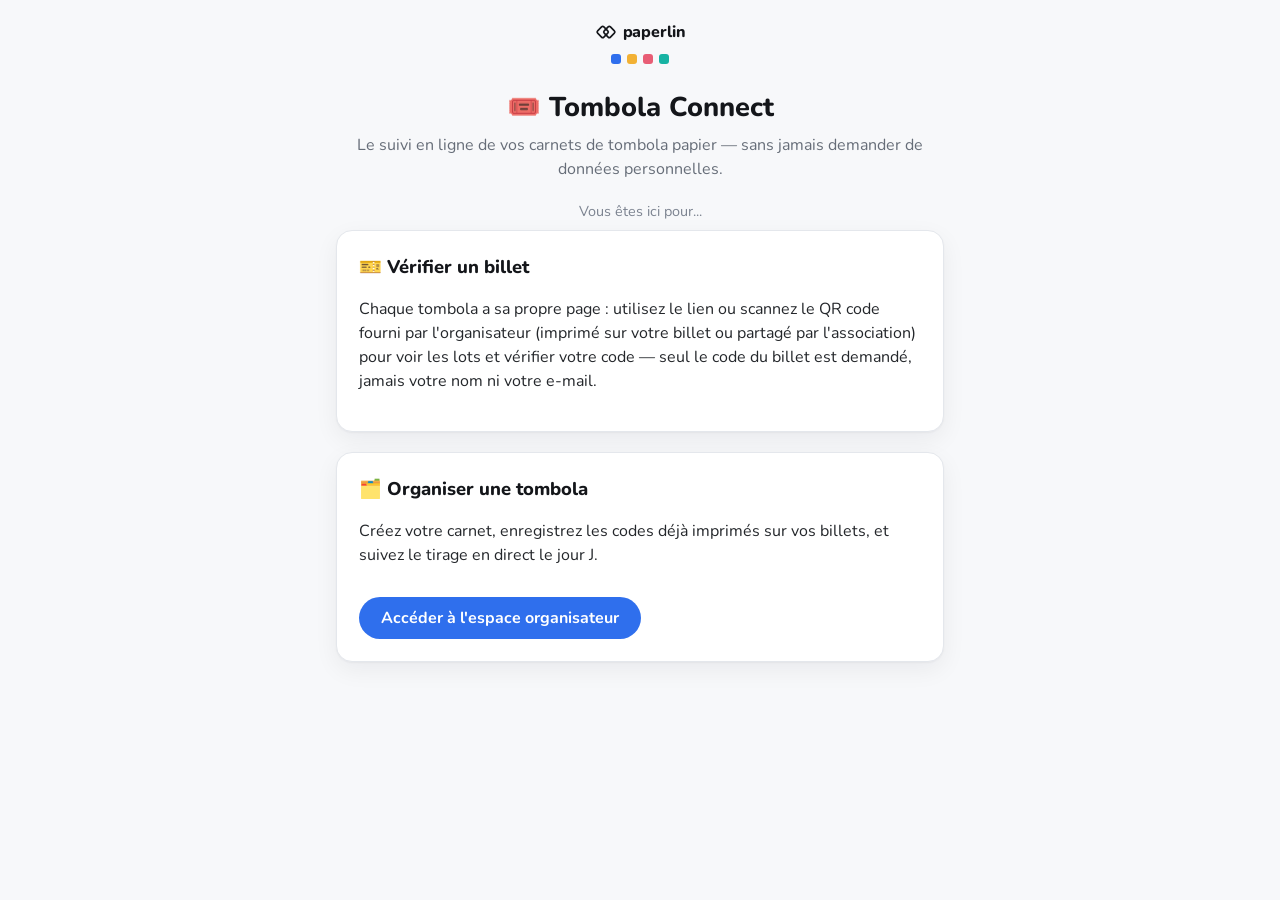
<file: page/index.html>
<!DOCTYPE html>
<html lang="fr">
<head>
<meta charset="UTF-8" />
<meta name="viewport" content="width=device-width, initial-scale=1.0" />
<title>Tombola Connect</title>
<link rel="stylesheet" href="../assets/tombola.css" />
</head>
<body>
<div class="page">
  <div class="marque-editeur">
    <svg viewBox="0 0 40 32" fill="none" xmlns="http://www.w3.org/2000/svg" aria-hidden="true">
      <rect x="6" y="8" width="16" height="16" rx="3" transform="rotate(45 14 16)" stroke="currentColor" stroke-width="3"/>
      <rect x="18" y="8" width="16" height="16" rx="3" transform="rotate(45 26 16)" stroke="currentColor" stroke-width="3"/>
    </svg>
    <span>paperlin</span>
  </div>
  <div class="accent-carres" aria-hidden="true"><span></span><span></span><span></span><span></span></div>
  <header class="entete">
    <h1>🎟️ Tombola Connect</h1>
    <p>Le suivi en ligne de vos carnets de tombola papier — sans jamais demander de données personnelles.</p>
  </header>

  <p class="discret" style="text-align:center; margin: -12px 0 8px">Vous êtes ici pour...</p>

  <div class="carte">
    <h2>🎫 Vérifier un billet</h2>
    <p>
      Chaque tombola a sa propre page : utilisez le lien ou scannez le QR code fourni par l'organisateur
      (imprimé sur votre billet ou partagé par l'association) pour voir les lots et vérifier votre code —
      seul le code du billet est demandé, jamais votre nom ni votre e-mail.
    </p>
  </div>

  <div class="carte">
    <h2>🗂️ Organiser une tombola</h2>
    <p>Créez votre carnet, enregistrez les codes déjà imprimés sur vos billets, et suivez le tirage en direct le jour J.</p>
    <a href="organisateur.html"><button type="button">Accéder à l'espace organisateur</button></a>
  </div>
</div>
</body>
</html>
</file>
<file: assets/tombola.css>
/* Tombola Connect — styles communs à toutes les pages.
   Volontairement simple : pas de framework CSS, juste de quoi rester
   lisible sur un téléphone (les visiteurs consultent surtout depuis leur
   téléphone, sur le lieu de la tombola). Habillage à la marque Paperlin :
   bleu comme couleur principale, touches de couleurs vives (reprises des
   tickets imprimés) sur les repères numérotés, plutôt qu'une seule teinte
   partout. */

@import url("https://fonts.googleapis.com/css2?family=Nunito:wght@400;600;700;800&display=swap");

:root {
  --couleur-fond: #f7f8fa;
  --couleur-texte: #24272b;
  --couleur-texte-marque: #14161a;
  --couleur-accent: #2f6fed;
  --couleur-accent-fonce: #1f56c4;
  --couleur-succes: #1f9d63;
  --couleur-erreur: #e0453a;
  --couleur-info: #2f6fed;
  --couleur-bordure: #e4e7ec;
  --couleur-carte: #ffffff;
  --couleur-jaune-billet: #f7b731;
  --couleur-jaune-billet-fond: #fff3d6;

  /* Le "carré coloré" : quatre teintes reprises des tickets imprimés,
     utilisées pour distinguer visuellement une série d'éléments (lots,
     billets...) sans tout peindre en bleu. */
  --carre-1: #2f6fed;
  --carre-2: #f2b134;
  --carre-3: #e85d75;
  --carre-4: #17b3a3;

  --rayon: 16px;
  --rayon-champ: 12px;
  --ombre-carte: 0 1px 2px rgba(20, 22, 26, 0.04), 0 8px 24px rgba(20, 22, 26, 0.06);
}

* {
  box-sizing: border-box;
}

body {
  margin: 0;
  font-family: "Nunito", "Segoe UI", system-ui, -apple-system, sans-serif;
  background: var(--couleur-fond);
  color: var(--couleur-texte);
  line-height: 1.5;
}

.page {
  max-width: 640px;
  margin: 0 auto;
  padding: 20px 16px 64px;
}

.marque-editeur {
  display: flex;
  align-items: center;
  justify-content: center;
  gap: 6px;
  color: var(--couleur-texte-marque);
}

.marque-editeur svg {
  width: 22px;
  height: 18px;
}

.marque-editeur span {
  font-size: 1rem;
  font-weight: 800;
  letter-spacing: -0.01em;
}

.accent-carres {
  display: flex;
  justify-content: center;
  gap: 6px;
  margin: 10px 0 24px;
}

.accent-carres span {
  width: 10px;
  height: 10px;
  border-radius: 3px;
}

.accent-carres span:nth-child(1) { background: var(--carre-1); }
.accent-carres span:nth-child(2) { background: var(--carre-2); }
.accent-carres span:nth-child(3) { background: var(--carre-3); }
.accent-carres span:nth-child(4) { background: var(--carre-4); }

header.entete {
  text-align: center;
  margin-bottom: 32px;
}

header.entete h1 {
  margin: 0 0 4px;
  font-size: 1.7rem;
  font-weight: 800;
  color: var(--couleur-texte-marque);
}

header.entete p {
  margin: 0;
  color: #666d78;
}

a {
  color: var(--couleur-accent);
}

.carte {
  background: var(--couleur-carte);
  border: 1px solid var(--couleur-bordure);
  border-radius: var(--rayon);
  box-shadow: var(--ombre-carte);
  padding: 22px;
  margin-bottom: 20px;
}

.carte h2 {
  margin-top: 0;
  font-size: 1.15rem;
  font-weight: 800;
  color: var(--couleur-texte-marque);
}

label {
  display: block;
  font-weight: 700;
  margin: 12px 0 4px;
}

input[type="text"],
input[type="email"],
input[type="number"],
input[type="date"],
input[type="datetime-local"],
textarea,
select {
  width: 100%;
  padding: 10px 14px;
  border: 1px solid var(--couleur-bordure);
  border-radius: var(--rayon-champ);
  font-size: 1rem;
  font-family: inherit;
  background: #fff;
  color: var(--couleur-texte);
}

input:focus,
textarea:focus,
select:focus {
  outline: 2px solid var(--couleur-accent);
  outline-offset: 1px;
}

textarea {
  min-height: 100px;
  resize: vertical;
}

button {
  cursor: pointer;
  border: none;
  border-radius: 999px;
  padding: 10px 22px;
  font-size: 1rem;
  font-weight: 700;
  font-family: inherit;
  background: var(--couleur-accent);
  color: #fff;
  margin-top: 14px;
  transition: background-color 0.15s ease, transform 0.05s ease;
}

button:hover {
  background: var(--couleur-accent-fonce);
}

button:active {
  transform: scale(0.98);
}

button:disabled {
  background: #c7ccd4;
  cursor: not-allowed;
  transform: none;
}

button.secondaire {
  background: transparent;
  color: var(--couleur-accent);
  border: 1.5px solid var(--couleur-accent);
}

button.secondaire:hover {
  background: #eaf1fe;
}

button.danger {
  color: var(--couleur-erreur);
  border-color: var(--couleur-erreur);
}

button.danger:hover {
  background: #fbeae8;
}

.message {
  margin-top: 12px;
  padding: 10px 16px;
  border-radius: var(--rayon-champ);
  font-weight: 700;
}

.message.succes {
  background: #e4f5ec;
  color: var(--couleur-succes);
}

.message.erreur {
  background: #fbe8e6;
  color: var(--couleur-erreur);
}

.message.info {
  background: #e9f0fe;
  color: var(--couleur-info);
}

.liste-lots {
  list-style: none;
  padding: 0;
  margin: 0;
}

.liste-lots li {
  display: flex;
  justify-content: space-between;
  align-items: center;
  gap: 12px;
  padding: 14px 0;
  border-bottom: 1px solid var(--couleur-bordure);
}

.liste-lots li:last-child {
  border-bottom: none;
}

.lot-rang {
  display: inline-flex;
  align-items: center;
  justify-content: center;
  min-width: 28px;
  height: 28px;
  border-radius: 8px;
  background: var(--carre-1);
  color: #fff;
  font-weight: 800;
  font-size: 0.85rem;
  flex-shrink: 0;
}

/* Un carré de couleur différente par ligne, en boucle sur 4 teintes :
   un simple repère visuel pour distinguer les lots d'un coup d'œil. */
.liste-lots li:nth-child(4n+2) .lot-rang { background: var(--carre-2); }
.liste-lots li:nth-child(4n+3) .lot-rang { background: var(--carre-3); }
.liste-lots li:nth-child(4n+4) .lot-rang { background: var(--carre-4); }

.lot-nom {
  flex: 1;
}

.lot-gagnant {
  font-family: "Courier New", monospace;
  font-weight: 800;
  background: var(--couleur-jaune-billet-fond);
  border: 1.5px solid var(--couleur-jaune-billet);
  padding: 2px 10px;
  border-radius: 999px;
}

.lot-en-attente {
  color: #7c8390;
  font-style: italic;
  font-size: 0.9rem;
}

.discret {
  color: #7c8390;
  font-size: 0.9rem;
}

.barre-actions {
  display: flex;
  gap: 10px;
  flex-wrap: wrap;
}

.chargement {
  color: #7c8390;
  font-style: italic;
}

.grille-icones {
  display: grid;
  grid-template-columns: repeat(5, 1fr);
  gap: 8px;
  margin: 8px 0 4px;
}

.grille-icones button {
  margin: 0;
  padding: 10px 0;
  font-size: 1.3rem;
  line-height: 1;
  background: #fff;
  border: 1.5px solid var(--couleur-bordure);
  border-radius: var(--rayon-champ);
  color: inherit;
}

.grille-icones button:hover {
  background: #f3f5f8;
}

.grille-icones button.selectionne {
  border-color: var(--couleur-accent);
  background: #eaf1fe;
}

.superposition-scan {
  position: fixed;
  inset: 0;
  background: rgba(20, 22, 26, 0.85);
  display: flex;
  flex-direction: column;
  align-items: center;
  justify-content: center;
  gap: 16px;
  padding: 20px;
  z-index: 100;
}

.superposition-scan p {
  color: #fff;
  text-align: center;
  margin: 0;
  max-width: 320px;
}

.superposition-scan video {
  width: 100%;
  max-width: 360px;
  border-radius: var(--rayon);
  background: #000;
}
</file>
